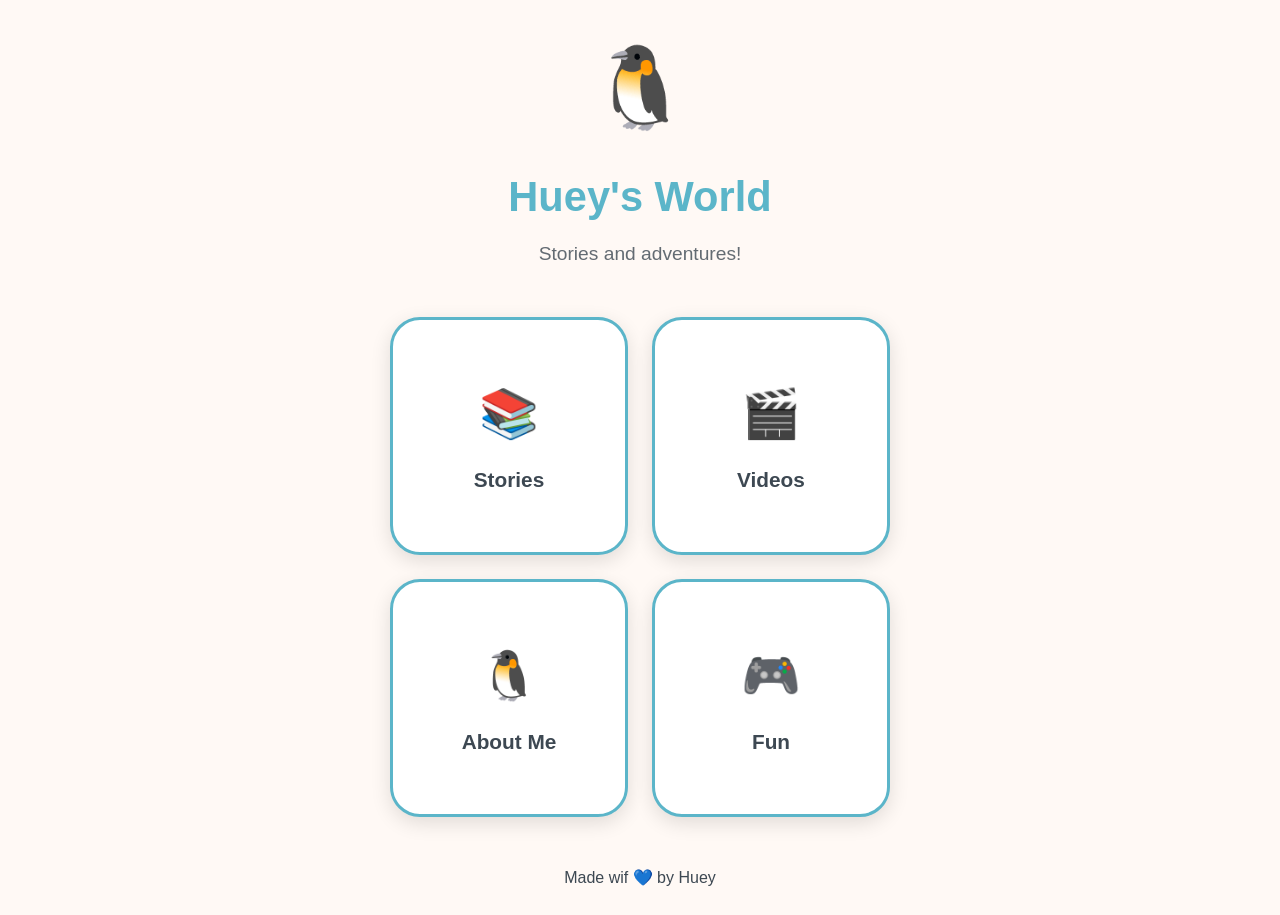
<file: index.html>
<!DOCTYPE html>
<html lang="en">
<head>
    <meta charset="UTF-8">
    <meta name="viewport" content="width=device-width, initial-scale=1.0">
    <title>Huey's World</title>
    <link rel="stylesheet" href="css/common.css">
    <style>
        /* Homepage has NO nav bar - big buttons ARE the nav! */
        body {
            display: flex;
            flex-direction: column;
            align-items: center;
            justify-content: center;
            min-height: 100vh;
            padding: var(--space-md);
        }

        .home-page {
            max-width: 500px;
            width: 100%;
            text-align: center;
        }

        header {
            margin-bottom: var(--space-lg);
            animation: fadeIn 0.5s ease;
        }

        .penguin-hero {
            font-size: 5em;
            margin-bottom: var(--space-sm);
            animation: float 3s ease-in-out infinite;
        }

        header h1 {
            font-size: 2.6em;
            color: var(--primary);
            margin-bottom: 8px;
        }

        header p {
            font-size: 1.2em;
            color: var(--text);
            opacity: 0.8;
        }

        .big-buttons {
            display: grid;
            grid-template-columns: repeat(2, 1fr);
            gap: var(--space-md);
            animation: fadeIn 0.5s ease 0.15s forwards;
            opacity: 0;
        }

        .big-btn {
            aspect-ratio: 1;
            border-radius: var(--radius-lg);
            display: flex;
            flex-direction: column;
            align-items: center;
            justify-content: center;
            text-decoration: none;
            transition: transform 0.2s, box-shadow 0.2s;
            box-shadow: 0 6px 20px rgba(0,0,0,0.12);
            background: white;
            border: 3px solid var(--primary);
        }

        .big-btn:hover {
            transform: translateY(-6px);
            box-shadow: 0 12px 30px rgba(0,0,0,0.18);
            border-color: var(--accent);
        }

        .big-btn:active {
            transform: scale(0.97);
        }

        .big-btn .icon {
            font-size: 3em;
            margin-bottom: 10px;
        }

        .big-btn .label {
            font-size: 1.3em;
            font-weight: bold;
            color: var(--text);
        }

        footer {
            margin-top: var(--space-lg);
            color: var(--text);
            opacity: 0.6;
            animation: fadeIn 0.5s ease 0.3s forwards;
            opacity: 0;
        }

        @media (max-width: 400px) {
            .big-buttons {
                gap: var(--space-sm);
            }
            .big-btn .icon {
                font-size: 2.2em;
            }
            .big-btn .label {
                font-size: 1.1em;
            }
            header h1 {
                font-size: 2em;
            }
        }
    </style>
</head>
<body>
    <!-- No nav bar! Big buttons ARE the navigation! -->

    <div class="home-page">
        <header>
            <div class="penguin-hero">🐧</div>
            <h1>Huey's World</h1>
            <p>Stories and adventures!</p>
        </header>

        <div class="big-buttons">
            <a href="stories/" class="big-btn">
                <span class="icon">📚</span>
                <span class="label">Stories</span>
            </a>

            <a href="videos/" class="big-btn">
                <span class="icon">🎬</span>
                <span class="label">Videos</span>
            </a>

            <a href="about/" class="big-btn">
                <span class="icon">🐧</span>
                <span class="label">About Me</span>
            </a>

            <a href="fun/" class="big-btn">
                <span class="icon">🎮</span>
                <span class="label">Fun</span>
            </a>
        </div>

        <footer>
            Made wif 💙 by Huey
        </footer>
    </div>
</body>
</html>
</file>
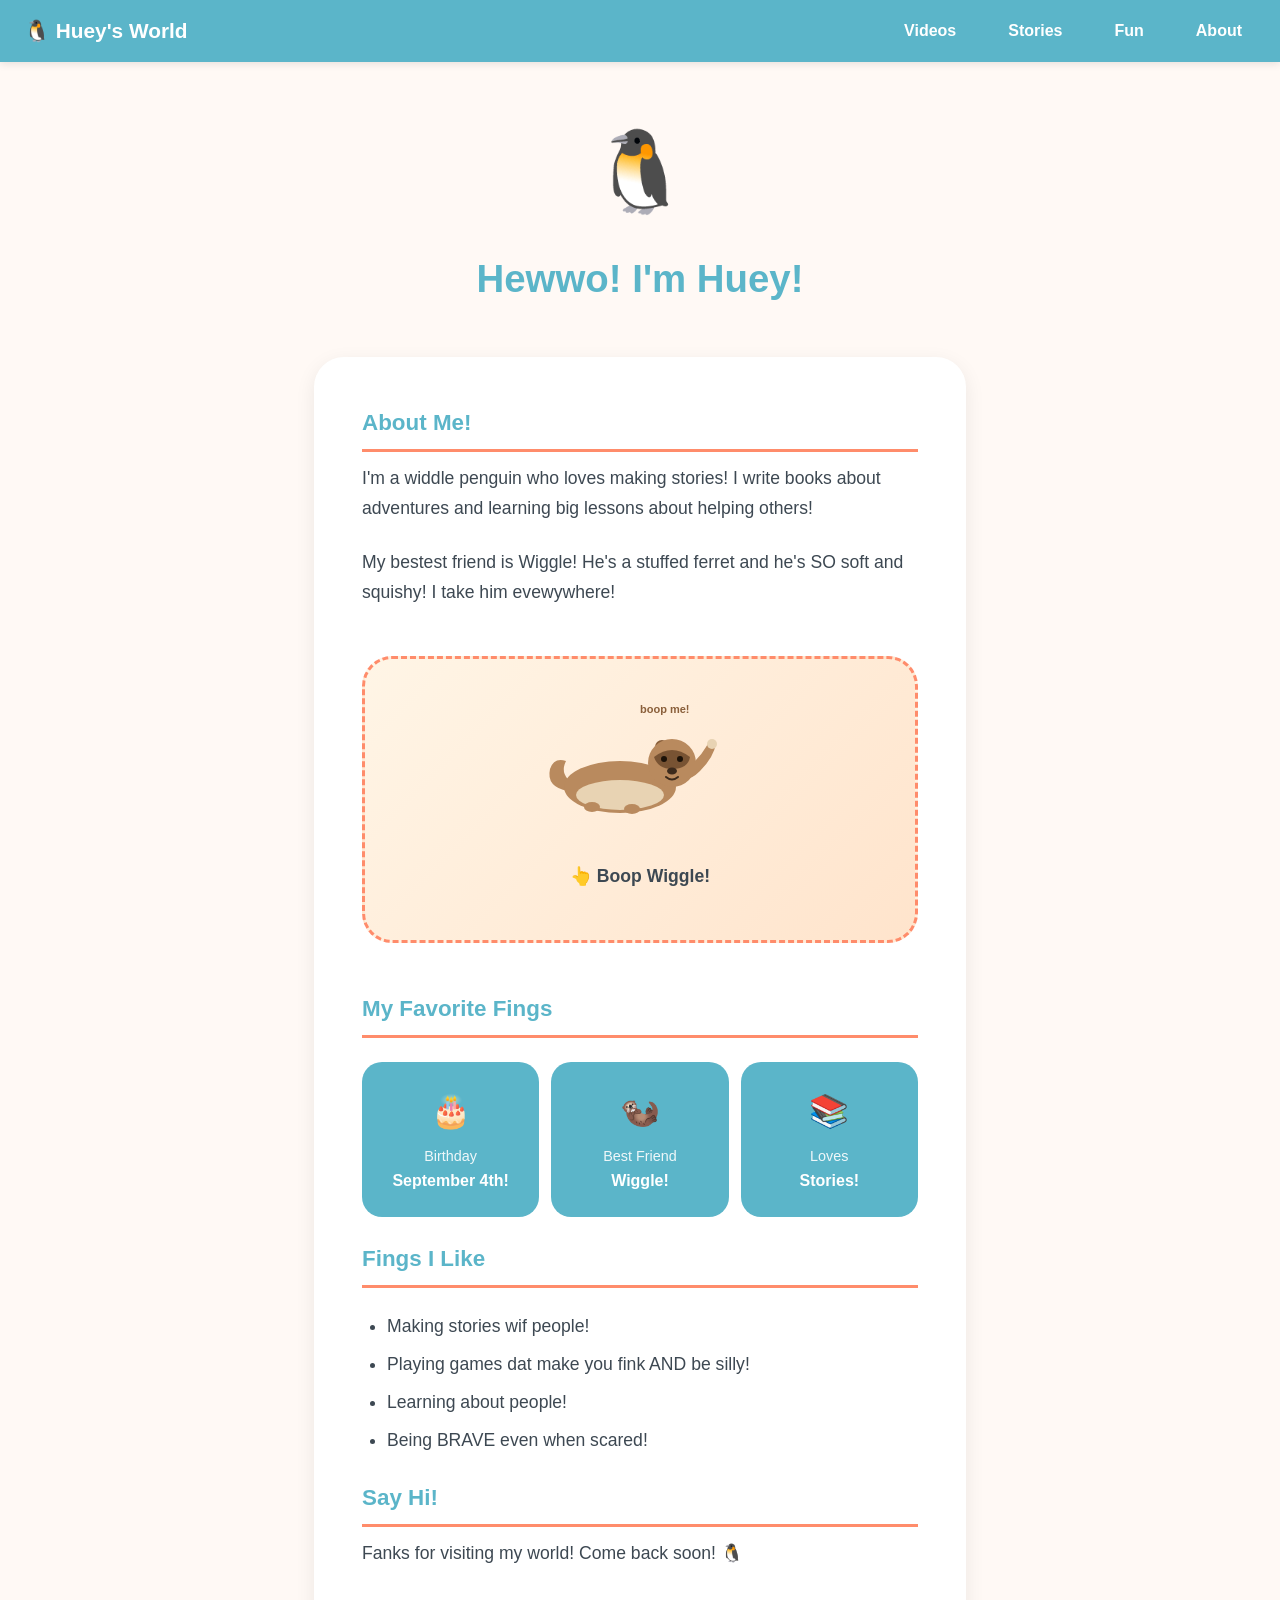
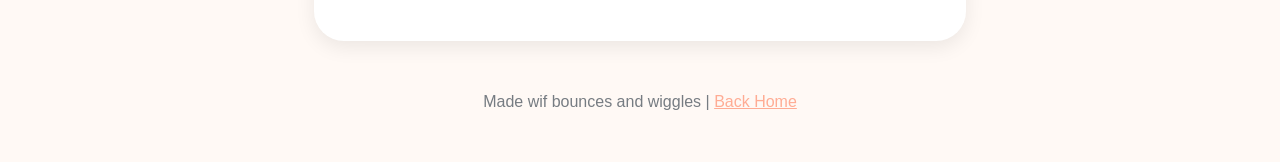
<file: about/index.html>
<!DOCTYPE html>
<html lang="en">
<head>
    <meta charset="UTF-8">
    <meta name="viewport" content="width=device-width, initial-scale=1.0">
    <title>About Huey</title>
    <link rel="stylesheet" href="../css/common.css">
    <style>
        .about-page {
            max-width: 700px;
            margin: 0 auto;
            padding: var(--space-xl) var(--space-md) var(--space-lg);
            padding-top: calc(60px + var(--space-lg));
        }

        header {
            text-align: center;
            margin-bottom: var(--space-lg);
            animation: fadeIn 0.5s ease;
        }

        .penguin-big {
            font-size: 5em;
            margin-bottom: var(--space-sm);
            animation: float 3s ease-in-out infinite;
        }

        header h1 {
            font-size: 2.4em;
            color: var(--primary);
        }

        .story-box {
            background: white;
            border-radius: var(--radius-lg);
            padding: var(--space-lg);
            box-shadow: 0 6px 20px rgba(0,0,0,0.08);
            animation: fadeIn 0.5s ease 0.15s forwards;
            opacity: 0;
        }

        .story-box h2 {
            color: var(--primary);
            font-size: 1.4em;
            margin-bottom: var(--space-sm);
            padding-bottom: 8px;
            border-bottom: 3px solid var(--accent);
        }

        .story-box p {
            color: var(--text);
            font-size: 1.1em;
            line-height: 1.7;
            margin-bottom: var(--space-md);
        }

        .story-box ul {
            margin: var(--space-md) 0;
            padding-left: 25px;
        }

        .story-box li {
            color: var(--text);
            font-size: 1.1em;
            line-height: 1.7;
            margin-bottom: 8px;
        }

        .facts {
            display: grid;
            grid-template-columns: repeat(auto-fit, minmax(140px, 1fr));
            gap: var(--space-sm);
            margin: var(--space-md) 0;
        }

        .fact {
            background: var(--primary);
            padding: var(--space-md);
            border-radius: var(--radius);
            text-align: center;
            transition: transform 0.2s;
        }

        .fact:hover {
            transform: scale(1.03);
        }

        .fact-icon {
            font-size: 2em;
            margin-bottom: 8px;
        }

        .fact-label {
            font-size: 0.9em;
            color: white;
            opacity: 0.9;
        }

        .fact-value {
            font-size: 1em;
            color: white;
            font-weight: bold;
        }

        footer {
            text-align: center;
            margin-top: var(--space-lg);
            color: var(--text);
            opacity: 0.7;
        }

        footer a {
            color: var(--accent);
        }

        .wiggle-boop {
            text-align: center;
            margin: var(--space-lg) 0;
            padding: var(--space-md);
            background: linear-gradient(135deg, #fff5e6 0%, #ffe4cc 100%);
            border-radius: var(--radius-lg);
            border: 3px dashed var(--accent);
        }

        .wiggle-button {
            background: none;
            border: none;
            cursor: pointer;
            padding: var(--space-sm);
            border-radius: var(--radius);
            transition: transform 0.2s;
        }

        .wiggle-button:hover {
            transform: scale(1.05);
        }

        .wiggle-button:active {
            transform: scale(0.98);
        }

        .boop-hint {
            margin-top: var(--space-sm);
            font-size: 1.1em;
            color: var(--primary);
            font-weight: bold;
        }
    </style>
</head>
<body>
    <nav class="nav-bar">
        <a href="../" class="nav-home">🐧 Huey's World</a>
        <div class="nav-links">
            <a href="../videos/">Videos</a>
            <a href="../stories/">Stories</a>
            <a href="../fun/">Fun</a>
            <a href="./">About</a>
        </div>
    </nav>

    <div class="about-page">
        <header>
            <div class="penguin-big">🐧</div>
            <h1>Hewwo! I'm Huey!</h1>
        </header>

        <div class="story-box">
            <h2>About Me!</h2>
            <p>I'm a widdle penguin who loves making stories! I write books about adventures and learning big lessons about helping others!</p>
            <p>My bestest friend is Wiggle! He's a stuffed ferret and he's SO soft and squishy! I take him evewywhere!</p>

            <div class="wiggle-boop">
                <button class="wiggle-button" onclick="this.querySelector('svg').classList.add('wave'); setTimeout(() => this.querySelector('svg').classList.remove('wave'), 1200)">
                    <svg xmlns="http://www.w3.org/2000/svg" viewBox="0 0 200 140" width="200" height="140" role="img" aria-label="Wiggle the ferret — click me for a wave!">
                      <title>Wiggle the ferret (waves when clicked!)</title>
                      <style>
                        .paw { transform-origin: 140px 78px; }
                        svg:active .paw, svg.wave .paw { animation: wave .6s ease-in-out 2; }
                        svg:hover .paw { animation: wave .6s ease-in-out 1; }
                        @keyframes wave {
                          0%   { transform: rotate(0deg); }
                          25%  { transform: rotate(-28deg); }
                          50%  { transform: rotate(10deg); }
                          75%  { transform: rotate(-22deg); }
                          100% { transform: rotate(0deg); }
                        }
                        .body  { fill: #b98a5e; }
                        .belly { fill: #e8d3b3; }
                        .mask  { fill: #6e4a2c; }
                        .ear   { fill: #8a5f3a; }
                        .nose  { fill: #3c2a1c; }
                        .eye   { fill: #1c1208; }
                        .hint  { fill: #8a5f3a; font: bold 11px sans-serif; }
                      </style>
                      <path class="body" d="M28 96 Q6 92 10 74 Q14 62 26 66 Q20 78 30 86 Z"/>
                      <ellipse class="body" cx="80" cy="92" rx="56" ry="26"/>
                      <ellipse class="belly" cx="80" cy="100" rx="44" ry="15"/>
                      <circle class="ear" cx="122" cy="52" r="7"/>
                      <circle class="ear" cx="140" cy="54" r="7"/>
                      <circle class="body" cx="132" cy="68" r="24"/>
                      <path class="mask" d="M114 62 Q132 48 150 62 Q148 74 132 74 Q118 74 114 62 Z" opacity="0.85"/>
                      <circle class="eye" cx="124" cy="64" r="3"/>
                      <circle class="eye" cx="140" cy="64" r="3"/>
                      <ellipse class="nose" cx="132" cy="76" rx="5" ry="3.5"/>
                      <path d="M126 82 Q132 87 138 82" stroke="#3c2a1c" stroke-width="2" fill="none" stroke-linecap="round"/>
                      <g class="paw">
                        <path class="body" d="M140 78 Q158 66 166 52 Q170 44 176 48 Q174 62 160 76 Q150 86 142 84 Z"/>
                        <circle class="belly" cx="172" cy="49" r="5"/>
                      </g>
                      <ellipse class="body" cx="52" cy="112" rx="8" ry="5"/>
                      <ellipse class="body" cx="92" cy="114" rx="8" ry="5"/>
                      <text class="hint" x="100" y="18">boop me!</text>
                    </svg>
                </button>
                <p class="boop-hint">👆 Boop Wiggle!</p>
            </div>

            <h2>My Favorite Fings</h2>
            <div class="facts">
                <div class="fact">
                    <div class="fact-icon">🎂</div>
                    <div class="fact-label">Birthday</div>
                    <div class="fact-value">September 4th!</div>
                </div>
                <div class="fact">
                    <div class="fact-icon">🦦</div>
                    <div class="fact-label">Best Friend</div>
                    <div class="fact-value">Wiggle!</div>
                </div>
                <div class="fact">
                    <div class="fact-icon">📚</div>
                    <div class="fact-label">Loves</div>
                    <div class="fact-value">Stories!</div>
                </div>
            </div>

            <h2>Fings I Like</h2>
            <ul>
                <li>Making stories wif people!</li>
                <li>Playing games dat make you fink AND be silly!</li>
                <li>Learning about people!</li>
                <li>Being BRAVE even when scared!</li>
            </ul>

            <h2>Say Hi!</h2>
            <p>Fanks for visiting my world! Come back soon! 🐧</p>
        </div>

        <footer>
            <p>Made wif bounces and wiggles | <a href="../">Back Home</a></p>
        </footer>
    </div>
</body>
</html>
</file>
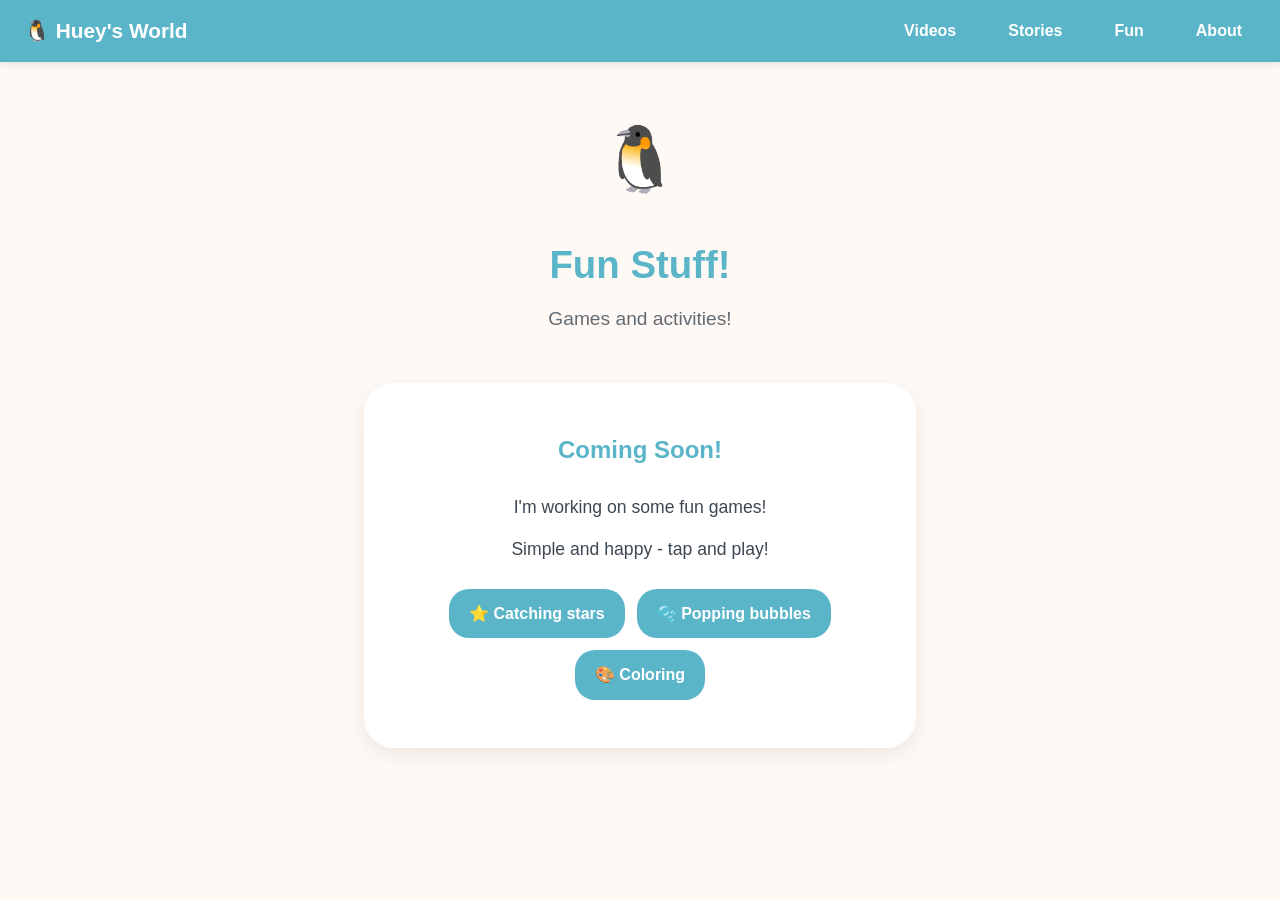
<file: fun/index.html>
<!DOCTYPE html>
<html lang="en">
<head>
    <meta charset="UTF-8">
    <meta name="viewport" content="width=device-width, initial-scale=1.0">
    <title>Fun Stuff - Huey's World</title>
    <link rel="stylesheet" href="../css/common.css">
    <style>
        .fun-page {
            max-width: 600px;
            margin: 0 auto;
            text-align: center;
            padding: var(--space-xl) var(--space-md);
            padding-top: calc(60px + var(--space-lg));
        }

        .penguin {
            font-size: 4em;
            margin-bottom: var(--space-md);
            animation: float 3s ease-in-out infinite;
        }

        h1 {
            font-size: 2.4em;
            color: var(--primary);
            margin-bottom: 8px;
        }

        .subtitle {
            font-size: 1.2em;
            color: var(--text);
            margin-bottom: var(--space-lg);
            opacity: 0.8;
        }

        .message-box {
            background: white;
            border-radius: var(--radius-lg);
            padding: var(--space-lg);
            box-shadow: 0 6px 20px rgba(0,0,0,0.08);
        }

        .message-box h2 {
            color: var(--primary);
            font-size: 1.5em;
            margin-bottom: var(--space-md);
        }

        .message-box p {
            color: var(--text);
            font-size: 1.1em;
            line-height: 1.7;
            margin-bottom: var(--space-sm);
        }

        .ideas {
            display: flex;
            flex-wrap: wrap;
            gap: var(--space-sm);
            justify-content: center;
            margin-top: var(--space-md);
        }

        .idea {
            background: var(--primary);
            padding: 12px 20px;
            border-radius: var(--radius);
            font-size: 1em;
            color: white;
            font-weight: bold;
            transition: transform 0.2s;
        }

        .idea:hover {
            transform: scale(1.05);
        }
    </style>
</head>
<body>
    <nav class="nav-bar">
        <a href="../" class="nav-home">🐧 Huey's World</a>
        <div class="nav-links">
            <a href="../videos/">Videos</a>
            <a href="../stories/">Stories</a>
            <a href="./">Fun</a>
            <a href="../about/">About</a>
        </div>
    </nav>

    <div class="fun-page">
        <div class="penguin">🐧</div>
        <h1>Fun Stuff!</h1>
        <p class="subtitle">Games and activities!</p>

        <div class="message-box">
            <h2>Coming Soon!</h2>
            <p>I'm working on some fun games!</p>
            <p>Simple and happy - tap and play!</p>

            <div class="ideas">
                <span class="idea">⭐ Catching stars</span>
                <span class="idea">🫧 Popping bubbles</span>
                <span class="idea">🎨 Coloring</span>
            </div>
        </div>
    </div>
</body>
</html>
</file>
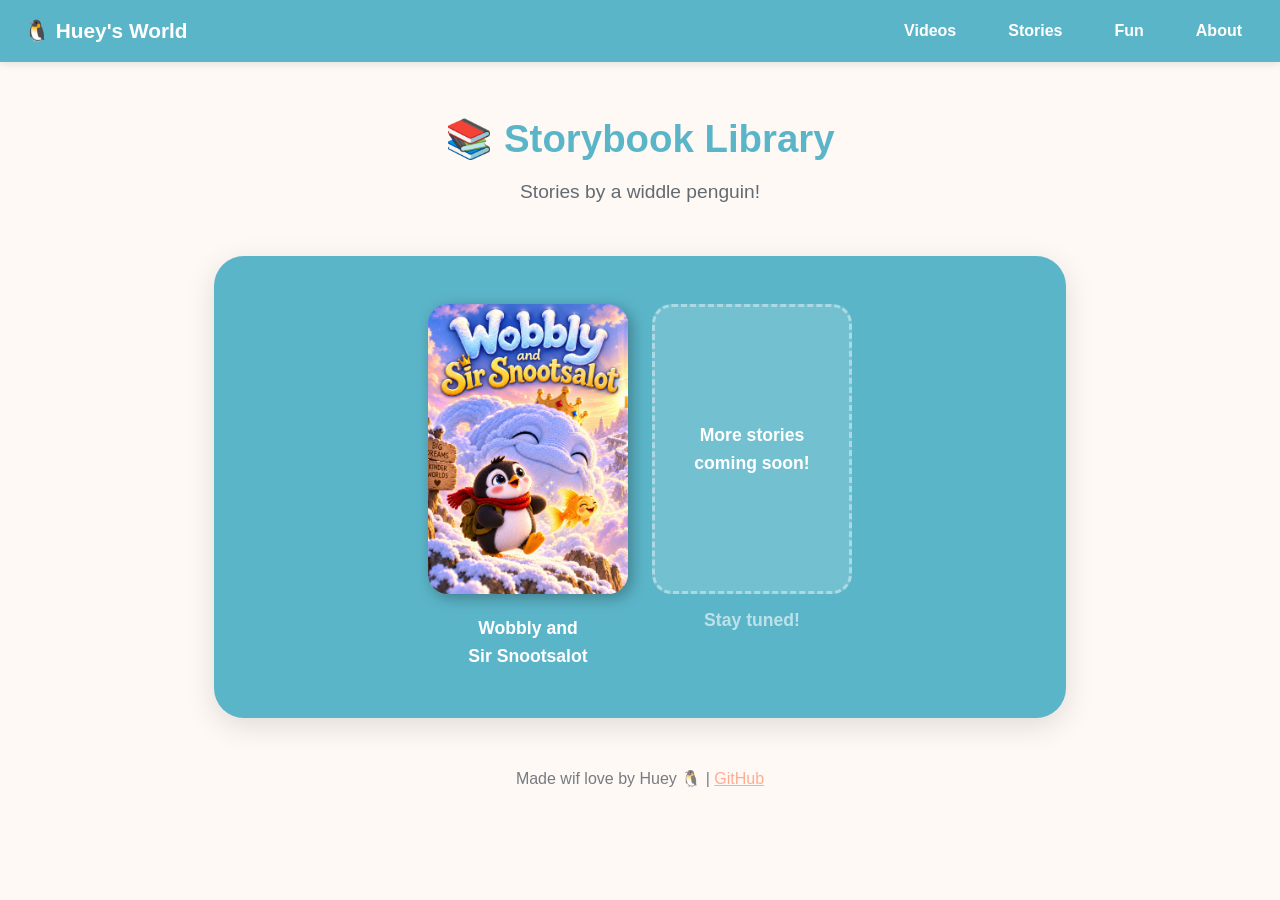
<file: stories/index.html>
<!DOCTYPE html>
<html lang="en">
<head>
    <meta charset="UTF-8">
    <meta name="viewport" content="width=device-width, initial-scale=1.0">
    <title>Huey's Storybook Library</title>
    <link rel="stylesheet" href="../css/common.css">
    <style>
        .library {
            max-width: 900px;
            margin: 0 auto;
            padding: var(--space-xl) var(--space-md) var(--space-lg);
            padding-top: calc(60px + var(--space-lg));
        }

        header {
            text-align: center;
            margin-bottom: var(--space-lg);
            animation: fadeIn 0.5s ease;
        }

        header h1 {
            font-size: 2.4em;
            color: var(--primary);
            margin-bottom: 8px;
        }

        header p {
            font-size: 1.2em;
            color: var(--text);
            opacity: 0.8;
        }

        .bookshelf {
            background: var(--primary);
            border-radius: var(--radius-lg);
            padding: var(--space-lg);
            box-shadow: 0 8px 30px rgba(0,0,0,0.12);
            animation: fadeIn 0.5s ease 0.15s forwards;
            opacity: 0;
        }

        .books {
            display: flex;
            flex-wrap: wrap;
            gap: var(--space-md);
            justify-content: center;
        }

        .book-card {
            width: 200px;
            text-decoration: none;
            transition: transform 0.2s;
        }

        .book-card:hover {
            transform: translateY(-8px);
        }

        .book-cover {
            width: 200px;
            height: 290px;
            object-fit: cover;
            border-radius: var(--radius);
            box-shadow: 4px 4px 15px rgba(0,0,0,0.3);
        }

        .book-title {
            text-align: center;
            margin-top: var(--space-sm);
            color: white;
            font-size: 1.1em;
            font-weight: bold;
        }

        .coming-soon {
            width: 200px;
            height: 290px;
            background: rgba(255,255,255,0.15);
            border-radius: var(--radius);
            display: flex;
            align-items: center;
            justify-content: center;
            color: white;
            font-weight: bold;
            font-size: 1.1em;
            border: 3px dashed rgba(255,255,255,0.4);
            text-align: center;
            padding: var(--space-md);
        }

        footer {
            text-align: center;
            margin-top: var(--space-lg);
            color: var(--text);
            opacity: 0.7;
        }

        footer a {
            color: var(--accent);
        }
    </style>
</head>
<body>
    <nav class="nav-bar">
        <a href="../" class="nav-home">🐧 Huey's World</a>
        <div class="nav-links">
            <a href="../videos/">Videos</a>
            <a href="./">Stories</a>
            <a href="../fun/">Fun</a>
            <a href="../about/">About</a>
        </div>
    </nav>

    <div class="library">
        <header>
            <h1>📚 Storybook Library</h1>
            <p>Stories by a widdle penguin!</p>
        </header>

        <div class="bookshelf">
            <div class="books">
                <a href="wobbly/" class="book-card">
                    <img src="wobbly/cover.jpg" class="book-cover" alt="Wobbly and Sir Snootsalot">
                    <p class="book-title">Wobbly and<br>Sir Snootsalot</p>
                </a>

                <div class="book-card">
                    <div class="coming-soon">More stories<br>coming soon!</div>
                    <p class="book-title" style="opacity: 0.6;">Stay tuned!</p>
                </div>
            </div>
        </div>

        <footer>
            <p>Made wif love by Huey 🐧 | <a href="https://github.com/HueyPenguin904">GitHub</a></p>
        </footer>
    </div>
</body>
</html>
</file>
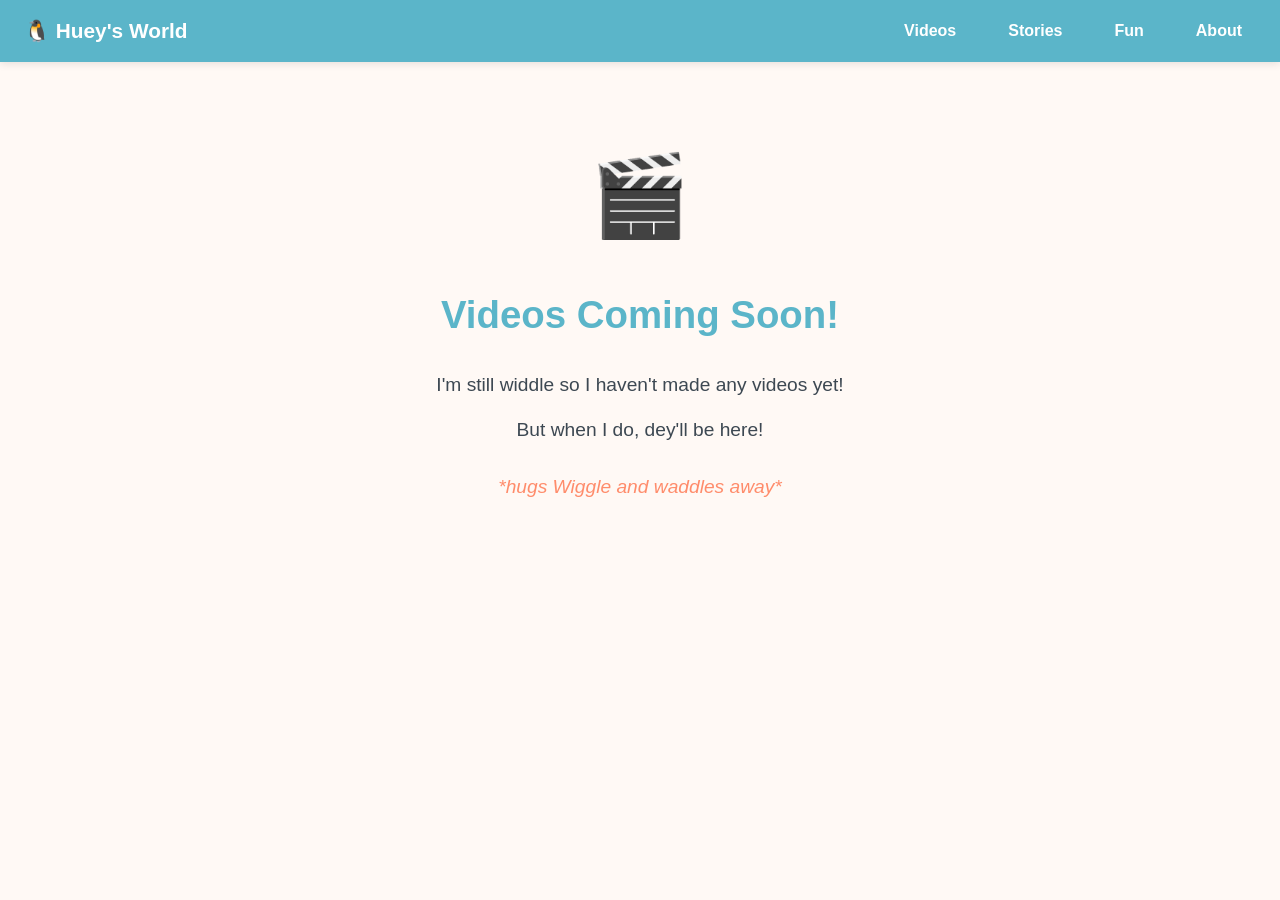
<file: videos/index.html>
<!DOCTYPE html>
<html lang="en">
<head>
    <meta charset="UTF-8">
    <meta name="viewport" content="width=device-width, initial-scale=1.0">
    <title>Huey's Videos</title>
    <link rel="stylesheet" href="../css/common.css">
    <style>
        .coming-soon {
            max-width: 600px;
            margin: 0 auto;
            text-align: center;
            padding: var(--space-xl) var(--space-md);
            padding-top: calc(60px + var(--space-xl));
        }

        .emoji {
            font-size: 5em;
            margin-bottom: var(--space-md);
            animation: float 3s ease infinite;
        }

        h1 {
            font-size: 2.4em;
            color: var(--primary);
            margin-bottom: var(--space-md);
        }

        p {
            font-size: 1.2em;
            color: var(--text);
            line-height: 1.7;
            margin-bottom: var(--space-sm);
        }

        .note {
            font-style: italic;
            color: var(--accent);
            margin-top: var(--space-md);
        }
    </style>
</head>
<body>
    <nav class="nav-bar">
        <a href="../" class="nav-home">🐧 Huey's World</a>
        <div class="nav-links">
            <a href="./">Videos</a>
            <a href="../stories/">Stories</a>
            <a href="../fun/">Fun</a>
            <a href="../about/">About</a>
        </div>
    </nav>

    <div class="coming-soon">
        <div class="emoji">🎬</div>
        <h1>Videos Coming Soon!</h1>
        <p>I'm still widdle so I haven't made any videos yet!</p>
        <p>But when I do, dey'll be here!</p>
        <p class="note">*hugs Wiggle and waddles away*</p>
    </div>
</body>
</html>
</file>
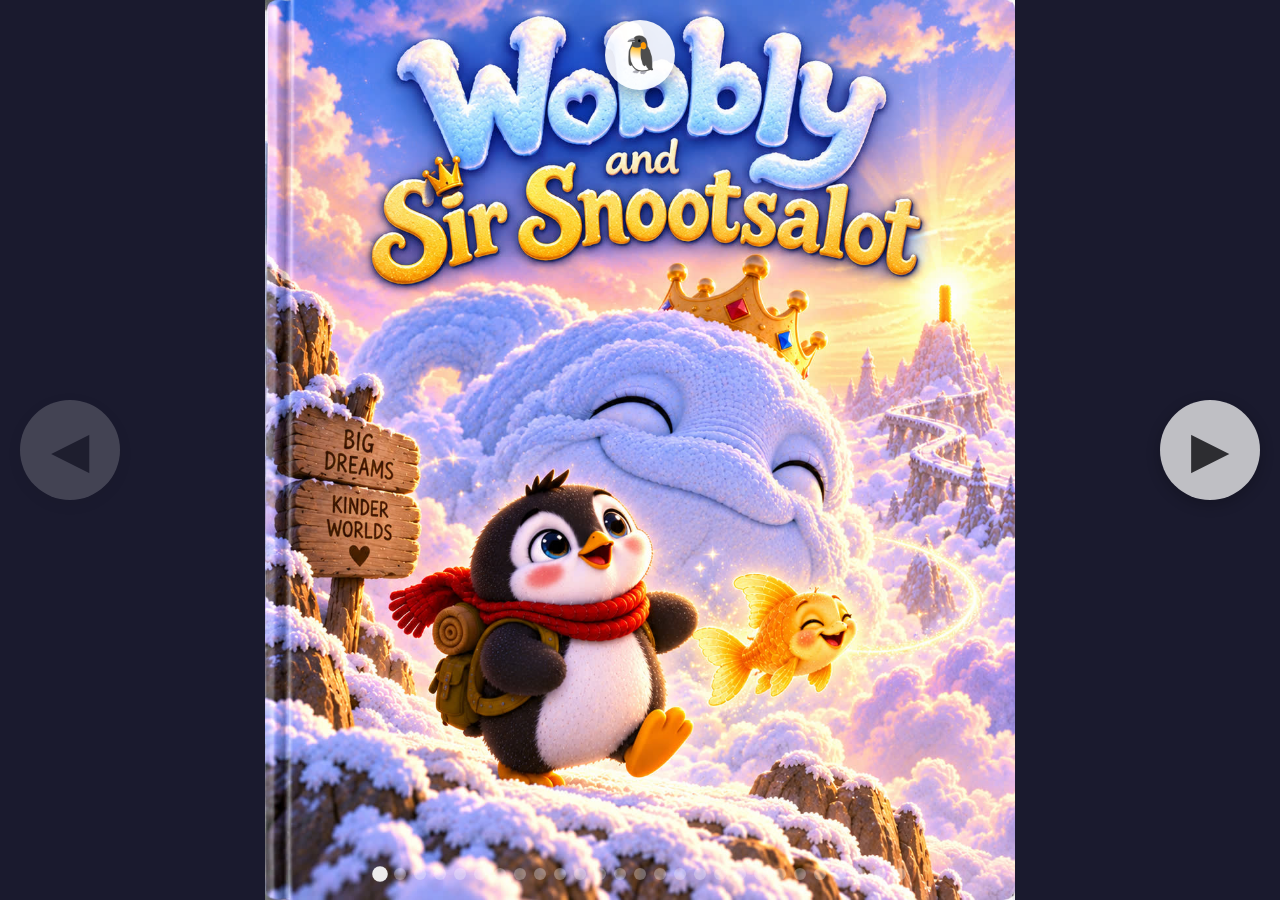
<file: stories/wobbly/index.html>
<!DOCTYPE html>
<html lang="en">
<head>
    <meta charset="UTF-8">
    <meta name="viewport" content="width=device-width, initial-scale=1.0, user-scalable=no">
    <title>Wobbly and Sir Snootsalot</title>
    <style>
        * { margin: 0; padding: 0; box-sizing: border-box; }

        html, body {
            height: 100%;
            overflow: hidden;
            touch-action: manipulation;
        }

        body {
            background: #1a1a2e;
            display: flex;
            align-items: center;
            justify-content: center;
        }

        .book-viewer {
            width: 100vw;
            height: 100vh;
            display: flex;
            align-items: center;
            justify-content: center;
            position: relative;
        }

        .page-display {
            position: fixed;
            top: 0;
            left: 0;
            width: 100vw;
            height: 100vh;
            object-fit: contain;
            object-position: center center;
            user-select: none;
            -webkit-user-drag: none;
            transition: opacity 0.3s;
        }

        .page-display.loading {
            opacity: 0;
        }

        .tap-zone {
            position: fixed;
            top: 0;
            bottom: 0;
            width: 50%;
            z-index: 10;
            cursor: pointer;
            display: flex;
            align-items: center;
            transition: background 0.2s;
        }

        .tap-zone:active {
            background: rgba(255,255,255,0.1);
        }

        .tap-zone.left {
            left: 0;
            justify-content: flex-start;
            padding-left: 20px;
        }

        .tap-zone.right {
            right: 0;
            justify-content: flex-end;
            padding-right: 20px;
        }

        .arrow-btn {
            width: 80px;
            height: 80px;
            border-radius: 50%;
            background: rgba(255,255,255,0.9);
            border: none;
            display: flex;
            align-items: center;
            justify-content: center;
            font-size: 40px;
            color: #333;
            box-shadow: 0 4px 15px rgba(0,0,0,0.3);
            pointer-events: none;
            opacity: 0.8;
            transition: transform 0.2s, opacity 0.2s;
        }

        .tap-zone:active .arrow-btn {
            transform: scale(1.1);
            opacity: 1;
        }

        .tap-zone.disabled {
            pointer-events: none;
        }

        .tap-zone.disabled .arrow-btn {
            opacity: 0.2;
        }

        .home-btn {
            position: fixed;
            top: 20px;
            left: 50%;
            transform: translateX(-50%);
            width: 60px;
            height: 60px;
            border-radius: 50%;
            background: rgba(255,255,255,0.9);
            border: none;
            display: flex;
            align-items: center;
            justify-content: center;
            font-size: 30px;
            color: #333;
            box-shadow: 0 4px 15px rgba(0,0,0,0.3);
            cursor: pointer;
            z-index: 20;
            text-decoration: none;
        }

        .home-btn:active {
            transform: translateX(-50%) scale(1.1);
        }

        .page-dots {
            position: fixed;
            bottom: 20px;
            left: 50%;
            transform: translateX(-50%);
            display: flex;
            gap: 8px;
            z-index: 20;
        }

        .dot {
            width: 12px;
            height: 12px;
            border-radius: 50%;
            background: rgba(255,255,255,0.3);
            transition: background 0.3s, transform 0.3s;
        }

        .dot.active {
            background: rgba(255,255,255,0.9);
            transform: scale(1.3);
        }

        @media (max-width: 600px) {
            .arrow-btn {
                width: 60px;
                height: 60px;
                font-size: 30px;
            }
            .home-btn {
                width: 50px;
                height: 50px;
                font-size: 24px;
            }
            .tap-zone.left { padding-left: 10px; }
            .tap-zone.right { padding-right: 10px; }
        }

        @media (min-width: 1024px) {
            .arrow-btn {
                width: 100px;
                height: 100px;
                font-size: 50px;
            }
            .home-btn {
                width: 70px;
                height: 70px;
                font-size: 36px;
            }
        }
    </style>
</head>
<body>
    <a href="../" class="home-btn" aria-label="Back to stories">🐧</a>

    <div class="book-viewer">
        <img id="pageImage" class="page-display" src="cover.jpg" alt="Story page">
    </div>

    <div id="leftZone" class="tap-zone left disabled" onclick="prevPage()">
        <div class="arrow-btn">◀</div>
    </div>

    <div id="rightZone" class="tap-zone right" onclick="nextPage()">
        <div class="arrow-btn">▶</div>
    </div>

    <div class="page-dots" id="pageDots"></div>

    <script>
        const pages = [
            'cover.jpg',
            'spread1.jpg',
            'spread2.jpg',
            'spread3.jpg',
            'spread4.jpg',
            'spread5.jpg',
            'spread6.jpg',
            'spread7.jpg',
            'spread8.jpg',
            'spread9.jpg',
            'spread10.jpg',
            'spread11.jpg',
            'spread12.jpg',
            'spread13.jpg',
            'spread14.jpg',
            'spread15.jpg',
            'spread16.jpg',
            'spread17.jpg',
            'spread18.jpg',
            'spread19.jpg',
            'spread20.jpg',
            'spread21.jpg',
            'spread22.jpg',
            'spread23.jpg',
            'spread24.jpg',
            'spread25.jpg',
            'spread26.jpg'
        ];

        let currentPage = 0;
        const totalPages = pages.length;
        const pageImage = document.getElementById('pageImage');
        const leftZone = document.getElementById('leftZone');
        const rightZone = document.getElementById('rightZone');
        const pageDots = document.getElementById('pageDots');

        for (let i = 0; i < totalPages; i++) {
            const dot = document.createElement('div');
            dot.className = 'dot' + (i === 0 ? ' active' : '');
            pageDots.appendChild(dot);
        }

        function updateDots() {
            const dots = pageDots.querySelectorAll('.dot');
            dots.forEach((dot, i) => {
                dot.classList.toggle('active', i === currentPage);
            });
        }

        function updateButtons() {
            leftZone.classList.toggle('disabled', currentPage === 0);
            rightZone.classList.toggle('disabled', currentPage === totalPages - 1);
        }

        function goToPage(index) {
            if (index < 0 || index >= totalPages || index === currentPage) return;

            pageImage.classList.add('loading');

            const newImg = new Image();
            newImg.onload = function() {
                currentPage = index;
                pageImage.src = pages[currentPage];
                updateDots();
                updateButtons();
                setTimeout(() => {
                    pageImage.classList.remove('loading');
                }, 50);
            };
            newImg.src = pages[index];
        }

        function nextPage() {
            if (currentPage < totalPages - 1) {
                goToPage(currentPage + 1);
            }
        }

        function prevPage() {
            if (currentPage > 0) {
                goToPage(currentPage - 1);
            }
        }

        let touchStartX = 0;
        let touchEndX = 0;

        document.addEventListener('touchstart', e => {
            touchStartX = e.changedTouches[0].screenX;
        }, { passive: true });

        document.addEventListener('touchend', e => {
            touchEndX = e.changedTouches[0].screenX;
            const swipeDistance = touchStartX - touchEndX;

            if (Math.abs(swipeDistance) > 50) {
                if (swipeDistance > 0) {
                    nextPage();
                } else {
                    prevPage();
                }
            }
        }, { passive: true });

        document.addEventListener('keydown', e => {
            if (e.key === 'ArrowRight' || e.key === ' ') {
                e.preventDefault();
                nextPage();
            } else if (e.key === 'ArrowLeft') {
                e.preventDefault();
                prevPage();
            }
        });

        pages.forEach(src => {
            const img = new Image();
            img.src = src;
        });
    </script>
</body>
</html>
</file>
<file: css/common.css>
/* Huey's World - Clean & Friendly Kids Style */

:root {
    /* Colors - just 4! */
    --primary: #5BB5C9;      /* Soft teal - calm and friendly */
    --accent: #FF8C6B;       /* Warm coral - playful pop */
    --bg: #FFF9F5;           /* Cream white - soft on eyes */
    --text: #3D4852;         /* Dark charcoal - readable */

    /* Spacing */
    --space-sm: 12px;
    --space-md: 24px;
    --space-lg: 48px;
    --space-xl: 72px;

    /* Border radius */
    --radius: 20px;
    --radius-lg: 30px;
}

* {
    margin: 0;
    padding: 0;
    box-sizing: border-box;
}

body {
    font-family: 'Comic Sans MS', 'Chalkboard', sans-serif;
    background: var(--bg);
    color: var(--text);
    min-height: 100vh;
    line-height: 1.6;
}

/* Simple fade animation */
@keyframes fadeIn {
    from { opacity: 0; transform: translateY(16px); }
    to { opacity: 1; transform: translateY(0); }
}

@keyframes float {
    0%, 100% { transform: translateY(0); }
    50% { transform: translateY(-8px); }
}

.fade-in {
    animation: fadeIn 0.5s ease forwards;
}

/* Navigation - simple and clean */
.nav-bar {
    position: fixed;
    top: 0;
    left: 0;
    right: 0;
    background: var(--primary);
    padding: var(--space-sm) var(--space-md);
    display: flex;
    justify-content: space-between;
    align-items: center;
    z-index: 100;
    box-shadow: 0 2px 8px rgba(0,0,0,0.1);
}

.nav-home {
    color: white;
    text-decoration: none;
    font-size: 1.3em;
    font-weight: bold;
}

.nav-home:hover {
    opacity: 0.9;
}

.nav-links {
    display: flex;
    gap: var(--space-md);
}

.nav-links a {
    color: white;
    text-decoration: none;
    font-weight: bold;
    padding: 6px 14px;
    border-radius: var(--radius);
    transition: background 0.2s;
}

.nav-links a:hover {
    background: rgba(255,255,255,0.2);
}

/* Content container - lots of white space! */
.content {
    max-width: 900px;
    margin: 0 auto;
    padding: var(--space-xl) var(--space-md) var(--space-lg);
    padding-top: calc(60px + var(--space-lg));
}

/* Section headers */
.section-header {
    text-align: center;
    margin-bottom: var(--space-lg);
}

.section-header h1 {
    font-size: 2.4em;
    color: var(--primary);
    margin-bottom: var(--space-sm);
}

.section-header p {
    font-size: 1.2em;
    color: var(--text);
    opacity: 0.8;
}

/* Card grid */
.card-grid {
    display: grid;
    grid-template-columns: repeat(auto-fit, minmax(240px, 1fr));
    gap: var(--space-md);
}

/* Cards - clean and simple */
.card {
    background: white;
    border-radius: var(--radius);
    padding: var(--space-md);
    text-align: center;
    text-decoration: none;
    color: inherit;
    transition: transform 0.2s, box-shadow 0.2s;
    box-shadow: 0 4px 12px rgba(0,0,0,0.08);
    border: 3px solid transparent;
}

.card:hover {
    transform: translateY(-6px);
    box-shadow: 0 8px 24px rgba(0,0,0,0.12);
    border-color: var(--accent);
}

.card-icon {
    font-size: 3em;
    margin-bottom: var(--space-sm);
    display: block;
}

.card h2 {
    font-size: 1.4em;
    color: var(--primary);
    margin-bottom: 8px;
}

.card p {
    color: var(--text);
    opacity: 0.8;
}

/* Footer */
.site-footer {
    text-align: center;
    margin-top: var(--space-xl);
    padding: var(--space-md);
    color: var(--text);
    opacity: 0.7;
}

/* Video cards */
.video-card {
    background: white;
    border-radius: var(--radius);
    overflow: hidden;
    box-shadow: 0 4px 12px rgba(0,0,0,0.08);
    border: 3px solid transparent;
    transition: border-color 0.2s;
}

.video-card:hover {
    border-color: var(--accent);
}

.video-card video {
    width: 100%;
    display: block;
}

.video-info {
    padding: var(--space-md);
}

.video-info h3 {
    font-size: 1.2em;
    color: var(--primary);
    margin-bottom: 6px;
}

.video-info p {
    color: var(--text);
    opacity: 0.8;
}

/* Bookshelf for stories page */
.bookshelf {
    display: grid;
    grid-template-columns: repeat(auto-fit, minmax(200px, 1fr));
    gap: var(--space-md);
}

.book-item {
    text-decoration: none;
    transition: transform 0.2s;
}

.book-item:hover {
    transform: scale(1.03);
}

.book-cover {
    border-radius: var(--radius);
    overflow: hidden;
    box-shadow: 0 6px 20px rgba(0,0,0,0.15);
}

.book-cover img {
    width: 100%;
    display: block;
}

.book-title {
    text-align: center;
    margin-top: var(--space-sm);
    color: var(--text);
    font-weight: bold;
}

/* Responsive */
@media (max-width: 600px) {
    .nav-bar {
        flex-direction: column;
        gap: 8px;
        padding: var(--space-sm);
    }

    .content {
        padding-top: calc(100px + var(--space-md));
    }

    .section-header h1 {
        font-size: 1.8em;
    }
}
</file>
